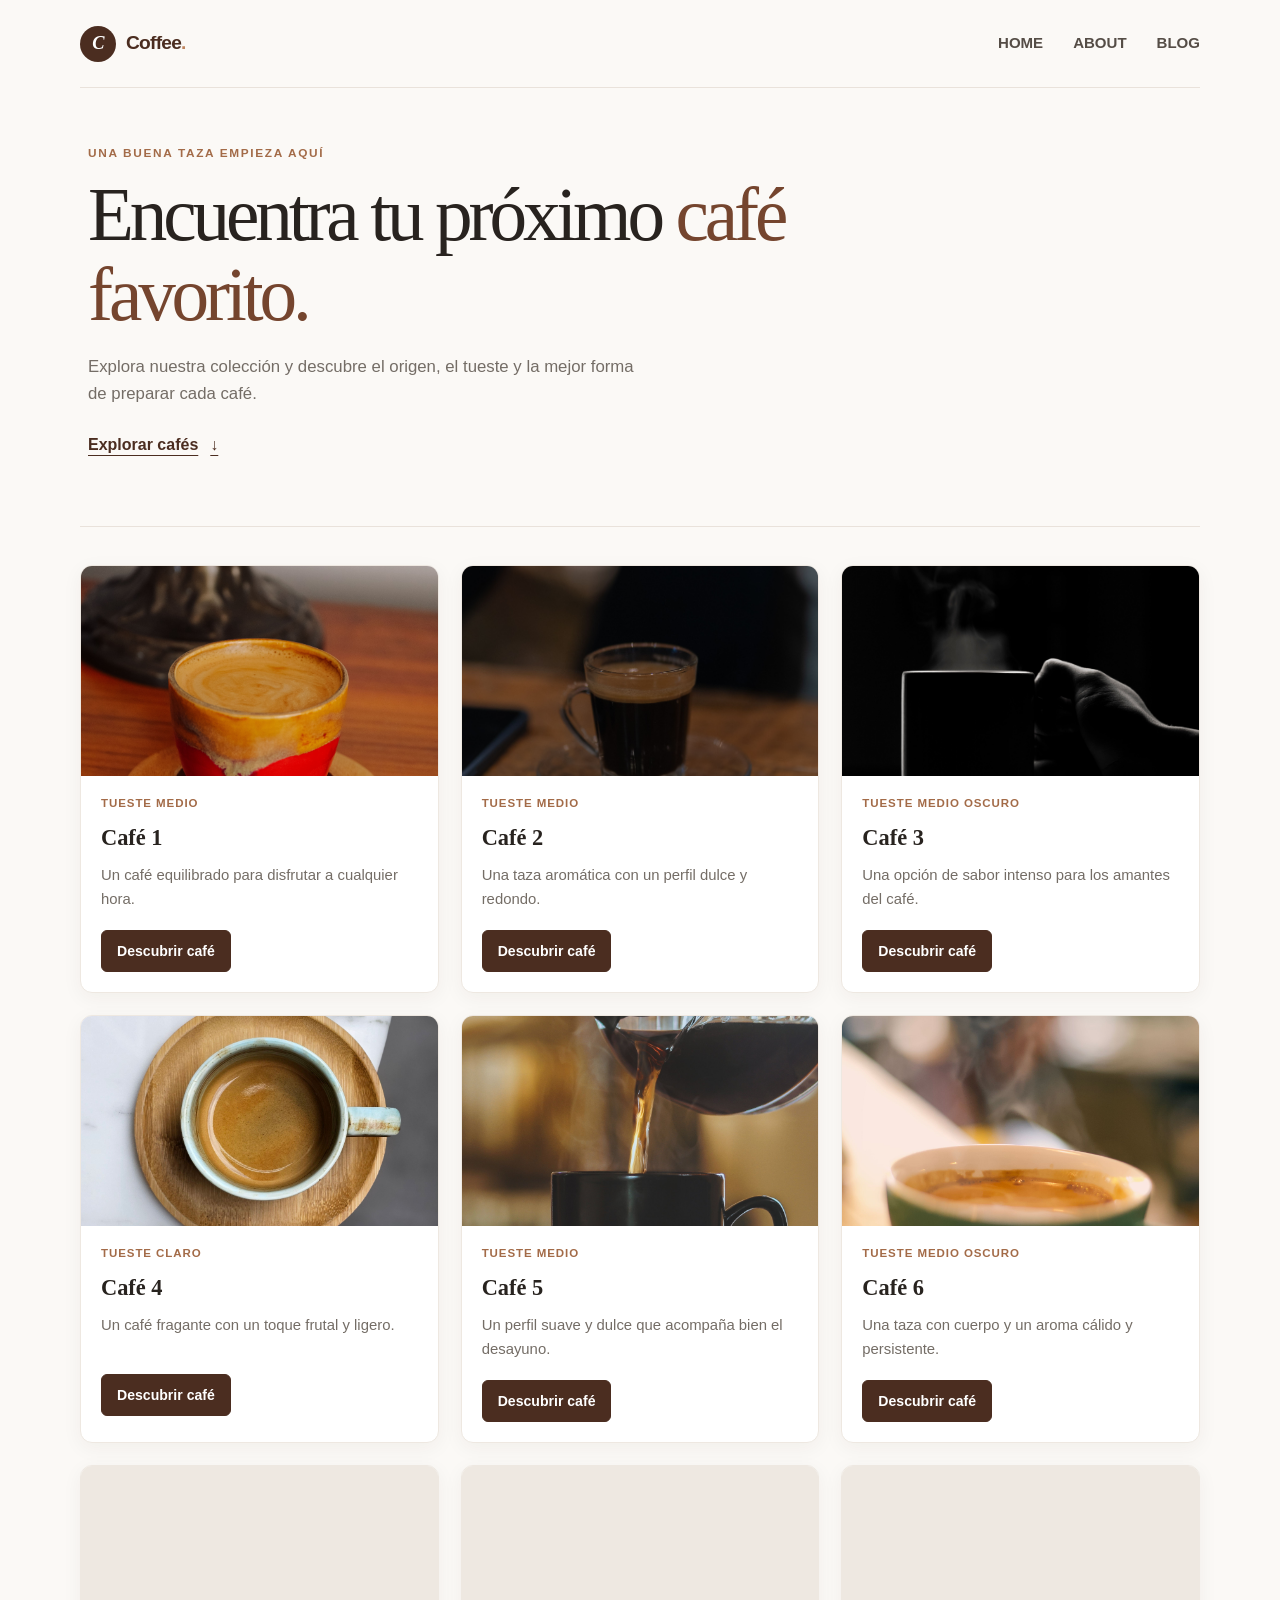
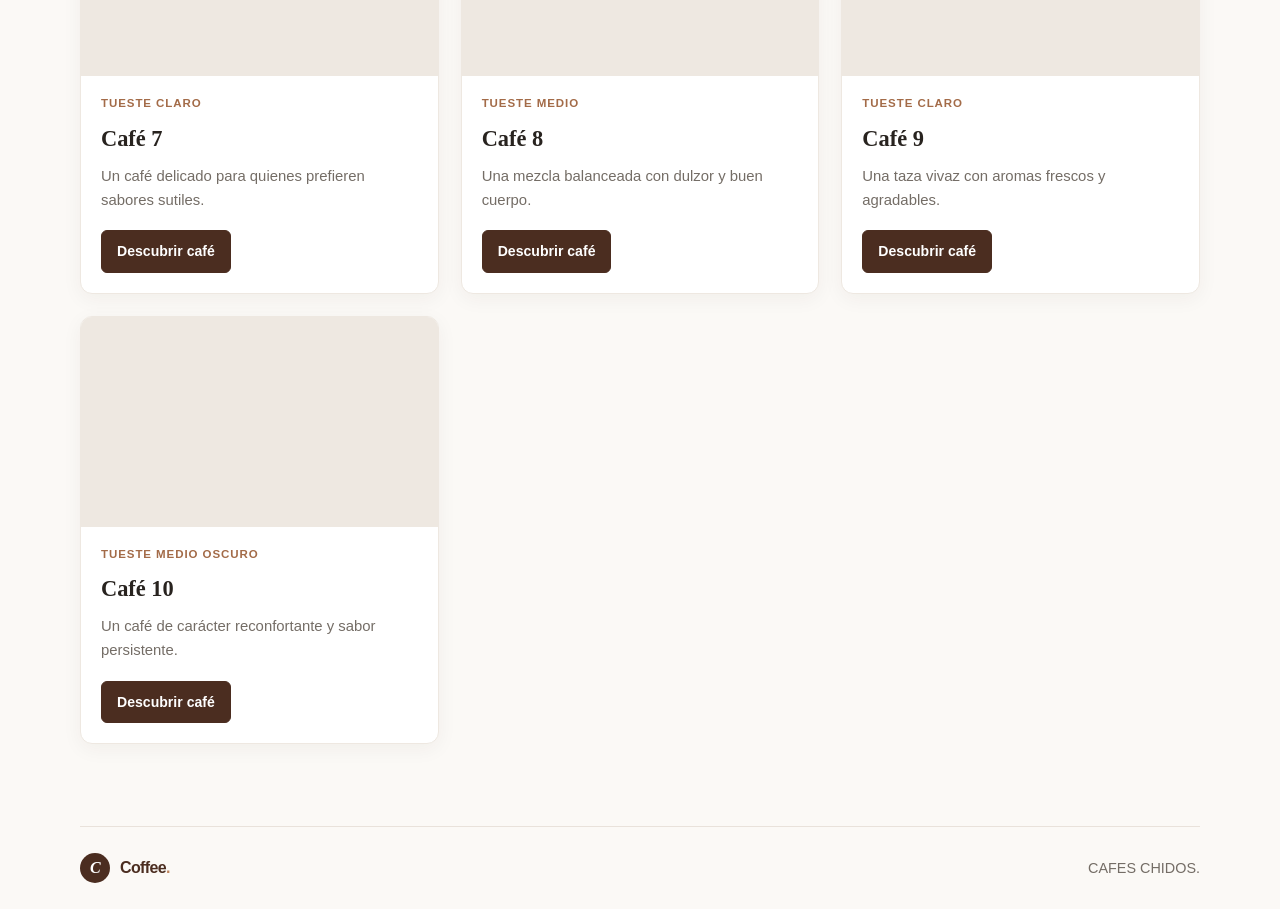
<file: index.html>
<!DOCTYPE html>
<html lang="es">

<head>
    <meta charset="UTF-8">
    <meta name="viewport" content="width=device-width, initial-scale=1.0">
    <meta http-equiv="X-UA-Compatible" content="ie=edge">

    <meta name="description" content="Descubre nuestra colección de cafés.">
    <link rel="stylesheet" href="./CSS/style.css">
    <link rel="manifest" href="./manifest.json">
    <link rel="apple-touch-icon" href="./Images/icons/icon-192x192.png">

    <meta name="apple-mobile-web-app-status-bar" content="#ffffff">
    <meta name="theme-color" content="#fdfdfd">

    <title>Coffee PWA</title>
</head>

<body>
    <main class="home-page">
        <header class="site-header">
            <a class="brand" href="./index.html" aria-label="Coffee PWA, inicio">
                <span class="brand-mark" aria-hidden="true">C</span>
                <span>Coffee<span class="brand-accent">.</span></span>
            </a>
            <nav class="site-nav" aria-label="Navegación principal">
                <a href="#collection">HOME</a>
                <a href="#about">ABOUT</a>
                <a href="#about">BLOG</a>
            </nav>
        </header>

        <section class="hero" aria-labelledby="hero-title">
            <p class="eyebrow">UNA BUENA TAZA EMPIEZA AQUÍ</p>
            <h1 id="hero-title">Encuentra tu próximo <span>café favorito.</span></h1>
            <p class="hero-copy">Explora nuestra colección y descubre el origen, el tueste y la mejor forma de preparar cada café.</p>
            <a class="hero-link" href="#collection">Explorar cafés <span aria-hidden="true">↓</span></a>
        </section>

        <section class="collection-section" id="collection" aria-labelledby="collection-title">
            <div class="container" aria-live="polite"></div>
        </section>

        <footer class="site-footer" id="about">
            <a class="brand footer-brand" href="./index.html">
                <span class="brand-mark" aria-hidden="true">C</span>
                <span>Coffee<span class="brand-accent">.</span></span>
            </a>
            <p>CAFES CHIDOS.</p>
        </footer>
    </main>

    <script src="./Javascript/app.js"></script>
</body>

</html>
</file>
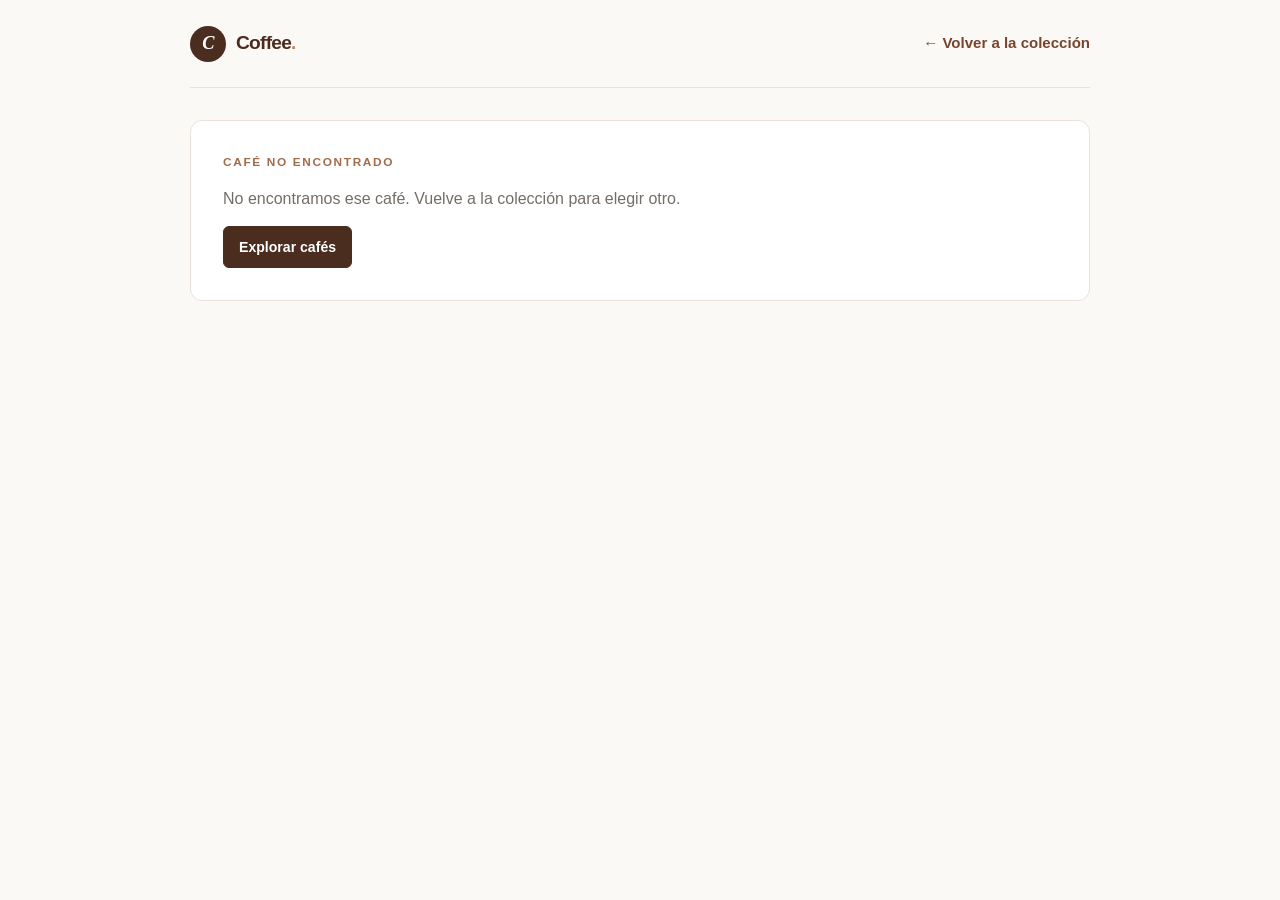
<file: cafe.html>
<!DOCTYPE html>
<html lang="es">

<head>
    <meta charset="UTF-8">
    <meta name="viewport" content="width=device-width, initial-scale=1.0">
    <meta name="description" content="Conoce los detalles de este café.">
    <link rel="stylesheet" href="./CSS/style.css">
    <link rel="manifest" href="./manifest.json">
    <link rel="apple-touch-icon" href="./Images/icons/icon-192x192.png">
    <meta name="theme-color" content="#fdfdfd">
    <title>Detalle del café | Coffee PWA</title>
</head>

<body>
    <main class="coffee-detail-page">
        <header class="detail-header">
            <a class="brand" href="./index.html" aria-label="Coffee PWA, inicio">
                <span class="brand-mark" aria-hidden="true">C</span>
                <span>Coffee<span class="brand-accent">.</span></span>
            </a>
            <a class="back-link" href="./index.html">← Volver a la colección</a>
        </header>

        <p id="coffee-not-found" class="coffee-not-found" role="alert" hidden>
            <span class="eyebrow">CAFÉ NO ENCONTRADO</span>
            No encontramos ese café. Vuelve a la colección para elegir otro.
            <a class="button-link" href="./index.html">Explorar cafés</a>
        </p>

        <article id="coffee-detail" class="coffee-detail" hidden>
            <img id="coffee-image" class="coffee-detail-image" alt="">
            <div class="coffee-detail-content">
                <p id="coffee-roast-label" class="eyebrow"></p>
                <h1 id="coffee-title"></h1>
                <p id="coffee-description" class="coffee-detail-description"></p>
                <dl class="coffee-facts">
                    <div>
                        <dt>Origen</dt>
                        <dd id="coffee-origin"></dd>
                    </div>
                    <div>
                        <dt>Tueste sugerido</dt>
                        <dd id="coffee-roast"></dd>
                    </div>
                    <div>
                        <dt>Perfil sugerido</dt>
                        <dd id="coffee-profile"></dd>
                    </div>
                    <div>
                        <dt>Preparación sugerida</dt>
                        <dd id="coffee-preparation"></dd>
                    </div>
                </dl>
            </div>
        </article>
    </main>

    <script src="./Javascript/app.js"></script>
</body>

</html>
</file>
<file: CSS/style.css>
:root {
    color-scheme: light;
    font-family: "Nunito", "Avenir Next", Avenir, sans-serif;
    color: #28231f;
    background: #fbf9f6;
    font-synthesis: none;
    text-rendering: optimizeLegibility;
    --coffee: #75452e;
    --coffee-dark: #4b2d20;
    --muted: #746d66;
    --surface: #fff;
    --line: #e9e2db;
}

* {
    box-sizing: border-box;
}

html {
    scroll-behavior: smooth;
}

body {
    min-width: 320px;
    margin: 0;
    font-size: 1rem;
    line-height: 1.6;
    background: #fbf9f6;
}

button,
input,
select {
    font: inherit;
}

a {
    color: inherit;
}

a:focus-visible,
input:focus-visible,
select:focus-visible {
    outline: 3px solid #ad7755;
    outline-offset: 3px;
}

.home-page {
    width: min(1120px, calc(100% - 48px));
    margin: 0 auto;
}

.site-header,
.detail-header {
    min-height: 88px;
    display: flex;
    align-items: center;
    justify-content: space-between;
    gap: 24px;
    border-bottom: 1px solid var(--line);
}

.brand {
    display: inline-flex;
    align-items: center;
    gap: 10px;
    color: var(--coffee-dark);
    font-size: 1.2rem;
    font-weight: 800;
    letter-spacing: -0.04em;
    text-decoration: none;
}

.brand-mark {
    display: grid;
    width: 36px;
    height: 36px;
    place-items: center;
    border-radius: 50%;
    background: var(--coffee-dark);
    color: #fff;
    font-family: Georgia, serif;
    font-size: 1.15rem;
    font-style: italic;
}

.brand-accent {
    color: #bf855e;
}

.site-nav {
    display: flex;
    gap: 30px;
}

.site-nav a,
.back-link {
    color: #554d46;
    font-size: 0.94rem;
    font-weight: 650;
    text-decoration: none;
    transition: color 160ms ease;
}

.site-nav a:hover,
.back-link:hover {
    color: #a3643e;
}

.hero {
    min-height: 380px;
    display: flex;
    flex-direction: column;
    align-items: flex-start;
    justify-content: center;
    padding: 56px 8px 68px;
}

.eyebrow {
    margin: 0 0 12px;
    color: #a36b48;
    font-size: 0.74rem;
    font-weight: 800;
    letter-spacing: 0.14em;
}

.hero h1 {
    max-width: 720px;
    margin: 0;
    font-family: Georgia, "Times New Roman", serif;
    font-size: clamp(2.7rem, 6vw, 4.7rem);
    font-weight: 500;
    letter-spacing: -0.055em;
    line-height: 1.06;
}

.hero h1 span {
    color: var(--coffee);
}

.hero-copy {
    max-width: 560px;
    margin: 20px 0 24px;
    color: var(--muted);
    font-size: 1.05rem;
}

.hero-link {
    display: inline-flex;
    align-items: center;
    gap: 12px;
    color: var(--coffee-dark);
    font-weight: 800;
    text-decoration-thickness: 1px;
    text-underline-offset: 5px;
}

.collection-section {
    padding: 38px 0 82px;
    border-top: 1px solid var(--line);
    scroll-margin-top: 20px;
}

.section-heading {
    display: flex;
    align-items: flex-end;
    justify-content: space-between;
    gap: 20px;
    margin-bottom: 24px;
}

.section-heading .eyebrow {
    margin-bottom: 4px;
}

.section-heading h2 {
    margin: 0;
    font-family: Georgia, "Times New Roman", serif;
    font-size: clamp(1.9rem, 4vw, 2.55rem);
    font-weight: 500;
    letter-spacing: -0.04em;
}

.coffee-count {
    margin: 0 0 5px;
    color: var(--muted);
    font-size: 0.92rem;
}

.collection-controls {
    display: flex;
    gap: 12px;
    margin-bottom: 28px;
}

.search-field,
.filter-field {
    min-height: 50px;
    display: flex;
    align-items: center;
    border: 1px solid #e3dcd4;
    border-radius: 8px;
    background: var(--surface);
}

.search-field {
    flex: 1;
    gap: 10px;
    padding: 0 14px;
}

.search-icon {
    color: #8b786a;
    font-size: 1.5rem;
    line-height: 1;
}

.search-field input,
.filter-field select {
    width: 100%;
    min-width: 0;
    border: 0;
    outline: 0;
    background: transparent;
    color: #342e29;
}

.search-field input::placeholder {
    color: #8a837c;
}

.search-field:focus-within,
.filter-field:focus-within {
    outline: 3px solid #ad7755;
    outline-offset: 2px;
}

.search-field input:focus-visible,
.filter-field select:focus-visible {
    outline: 0;
}

.filter-field {
    width: 210px;
    padding: 0 12px;
}

.container {
    display: grid;
    grid-template-columns: repeat(3, minmax(0, 1fr));
    gap: 22px;
}

.card {
    overflow: hidden;
    border: 1px solid #eee8e1;
    border-radius: 12px;
    background: var(--surface);
    box-shadow: 0 5px 20px rgb(64 43 27 / 5%);
    transition: transform 180ms ease, box-shadow 180ms ease;
}

.card:hover {
    transform: translateY(-4px);
    box-shadow: 0 14px 30px rgb(64 43 27 / 11%);
}

.card img {
    display: block;
    width: 100%;
    height: 210px;
    object-fit: cover;
    background: #eee8e1;
}

.card-content {
    min-height: 210px;
    display: flex;
    flex-direction: column;
    align-items: flex-start;
    padding: 18px 20px 20px;
}

.roast-label {
    margin: 0 0 8px;
    color: #a36b48;
    font-size: 0.72rem;
    font-weight: 800;
    letter-spacing: 0.08em;
    text-transform: uppercase;
}

.card h3 {
    margin: 0;
    font-family: Georgia, "Times New Roman", serif;
    font-size: 1.4rem;
    font-weight: 600;
}

.card-description {
    margin: 8px 0 18px;
    color: var(--muted);
    font-size: 0.93rem;
}

.coffee-link,
.button-link {
    display: inline-flex;
    align-items: center;
    justify-content: center;
    min-height: 42px;
    margin-top: auto;
    padding: 9px 15px;
    border: 1px solid var(--coffee-dark);
    border-radius: 6px;
    background: var(--coffee-dark);
    color: #fff;
    font-size: 0.88rem;
    font-weight: 750;
    text-decoration: none;
    transition: background 160ms ease, border-color 160ms ease;
}

.coffee-link:hover,
.button-link:hover {
    border-color: #75452e;
    background: #75452e;
}

.empty-state {
    padding: 30px;
    border: 1px dashed #d8c9bc;
    border-radius: 10px;
    color: var(--muted);
    text-align: center;
}

.site-footer {
    display: flex;
    align-items: center;
    justify-content: space-between;
    gap: 20px;
    padding: 26px 0;
    border-top: 1px solid var(--line);
    color: var(--muted);
    font-size: 0.9rem;
}

.site-footer p {
    margin: 0;
    text-align: right;
}

.footer-brand {
    color: var(--coffee-dark);
    font-size: 1rem;
}

.footer-brand .brand-mark {
    width: 30px;
    height: 30px;
    font-size: 1rem;
}

.coffee-detail-page {
    width: min(900px, calc(100% - 48px));
    margin: 0 auto;
    padding-bottom: 64px;
    text-align: left;
}

.detail-header {
    margin-bottom: 32px;
}

.back-link {
    color: var(--coffee);
}

.coffee-detail {
    overflow: hidden;
    border: 1px solid #eee8e1;
    border-radius: 14px;
    background: var(--surface);
    box-shadow: 0 10px 35px rgb(64 43 27 / 8%);
}

.coffee-detail-image {
    display: block;
    width: 100%;
    max-height: 430px;
    object-fit: cover;
    background: #eee8e1;
}

.coffee-detail-content {
    padding: clamp(24px, 5vw, 48px);
}

.coffee-detail-content h1 {
    margin: 0 0 12px;
    color: var(--coffee-dark);
    font-family: Georgia, "Times New Roman", serif;
    font-size: clamp(2rem, 5vw, 3.2rem);
    font-weight: 500;
    letter-spacing: -0.04em;
    line-height: 1.15;
}

.coffee-detail-description {
    max-width: 680px;
    margin: 0 0 30px;
    color: var(--muted);
    font-size: 1.05rem;
}

.coffee-facts {
    display: grid;
    grid-template-columns: repeat(2, minmax(0, 1fr));
    gap: 24px;
    margin: 0;
    padding-top: 26px;
    border-top: 1px solid var(--line);
}

.coffee-facts dt {
    margin-bottom: 5px;
    color: #a36b48;
    font-size: 0.75rem;
    font-weight: 800;
    letter-spacing: 0.1em;
    text-transform: uppercase;
}

.coffee-facts dd {
    margin: 0;
    color: #554d46;
    line-height: 1.6;
}

.coffee-not-found {
    display: flex;
    flex-direction: column;
    align-items: flex-start;
    gap: 14px;
    padding: 32px;
    border: 1px solid var(--line);
    border-radius: 12px;
    background: var(--surface);
    color: var(--muted);
}

.coffee-not-found .eyebrow {
    margin: 0;
}

.visually-hidden {
    position: absolute;
    width: 1px;
    height: 1px;
    overflow: hidden;
    clip: rect(0, 0, 0, 0);
    white-space: nowrap;
    clip-path: inset(50%);
}

[hidden] {
    display: none !important;
}

@media (max-width: 800px) {
    .container {
        grid-template-columns: repeat(2, minmax(0, 1fr));
        gap: 16px;
    }

    .card img {
        height: 190px;
    }
}

@media (max-width: 560px) {
    .home-page,
    .coffee-detail-page {
        width: min(100% - 32px, 460px);
    }

    .site-header,
    .detail-header {
        min-height: 72px;
    }

    .site-nav {
        gap: 16px;
    }

    .site-nav a,
    .back-link {
        font-size: 0.84rem;
    }

    .hero {
        min-height: 330px;
        padding: 48px 0;
    }

    .hero-copy {
        font-size: 0.98rem;
    }

    .collection-section {
        padding-top: 30px;
    }

    .section-heading {
        align-items: flex-start;
    }

    .collection-controls {
        flex-direction: column;
    }

    .filter-field {
        width: 100%;
    }

    .container {
        grid-template-columns: 1fr;
        gap: 16px;
    }

    .card {
        display: grid;
        grid-template-columns: 38% 1fr;
    }

    .card img {
        height: 100%;
        min-height: 180px;
    }

    .card-content {
        min-height: 180px;
        padding: 16px;
    }

    .card h3 {
        font-size: 1.2rem;
    }

    .card-description {
        font-size: 0.87rem;
    }

    .site-footer {
        align-items: flex-start;
        flex-direction: column;
        gap: 12px;
    }

    .site-footer p {
        text-align: left;
    }

    .detail-header {
        margin-bottom: 22px;
    }

    .coffee-detail-image {
        max-height: 290px;
    }

    .coffee-facts {
        grid-template-columns: 1fr;
        gap: 18px;
    }
}

@media (prefers-reduced-motion: reduce) {
    *,
    *::before,
    *::after {
        scroll-behavior: auto !important;
        transition-duration: 0.01ms !important;
    }
}
</file>
